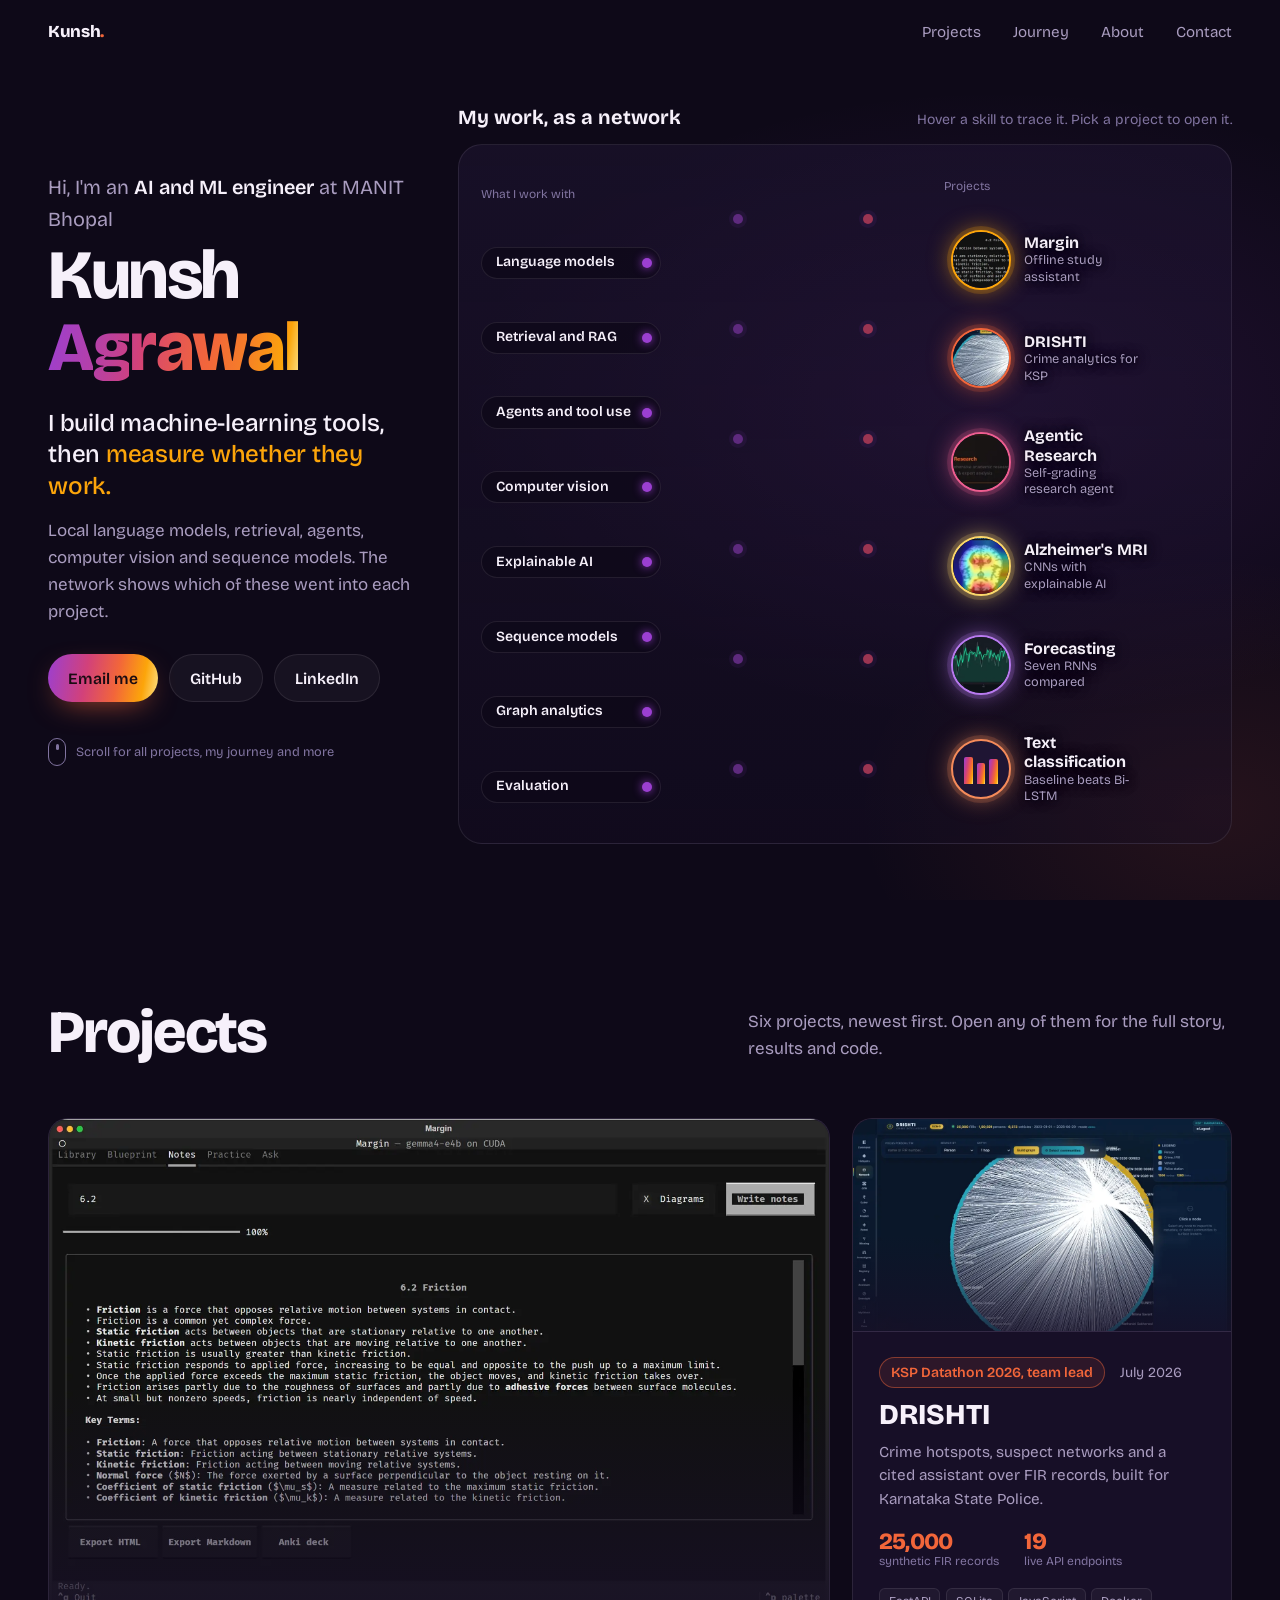
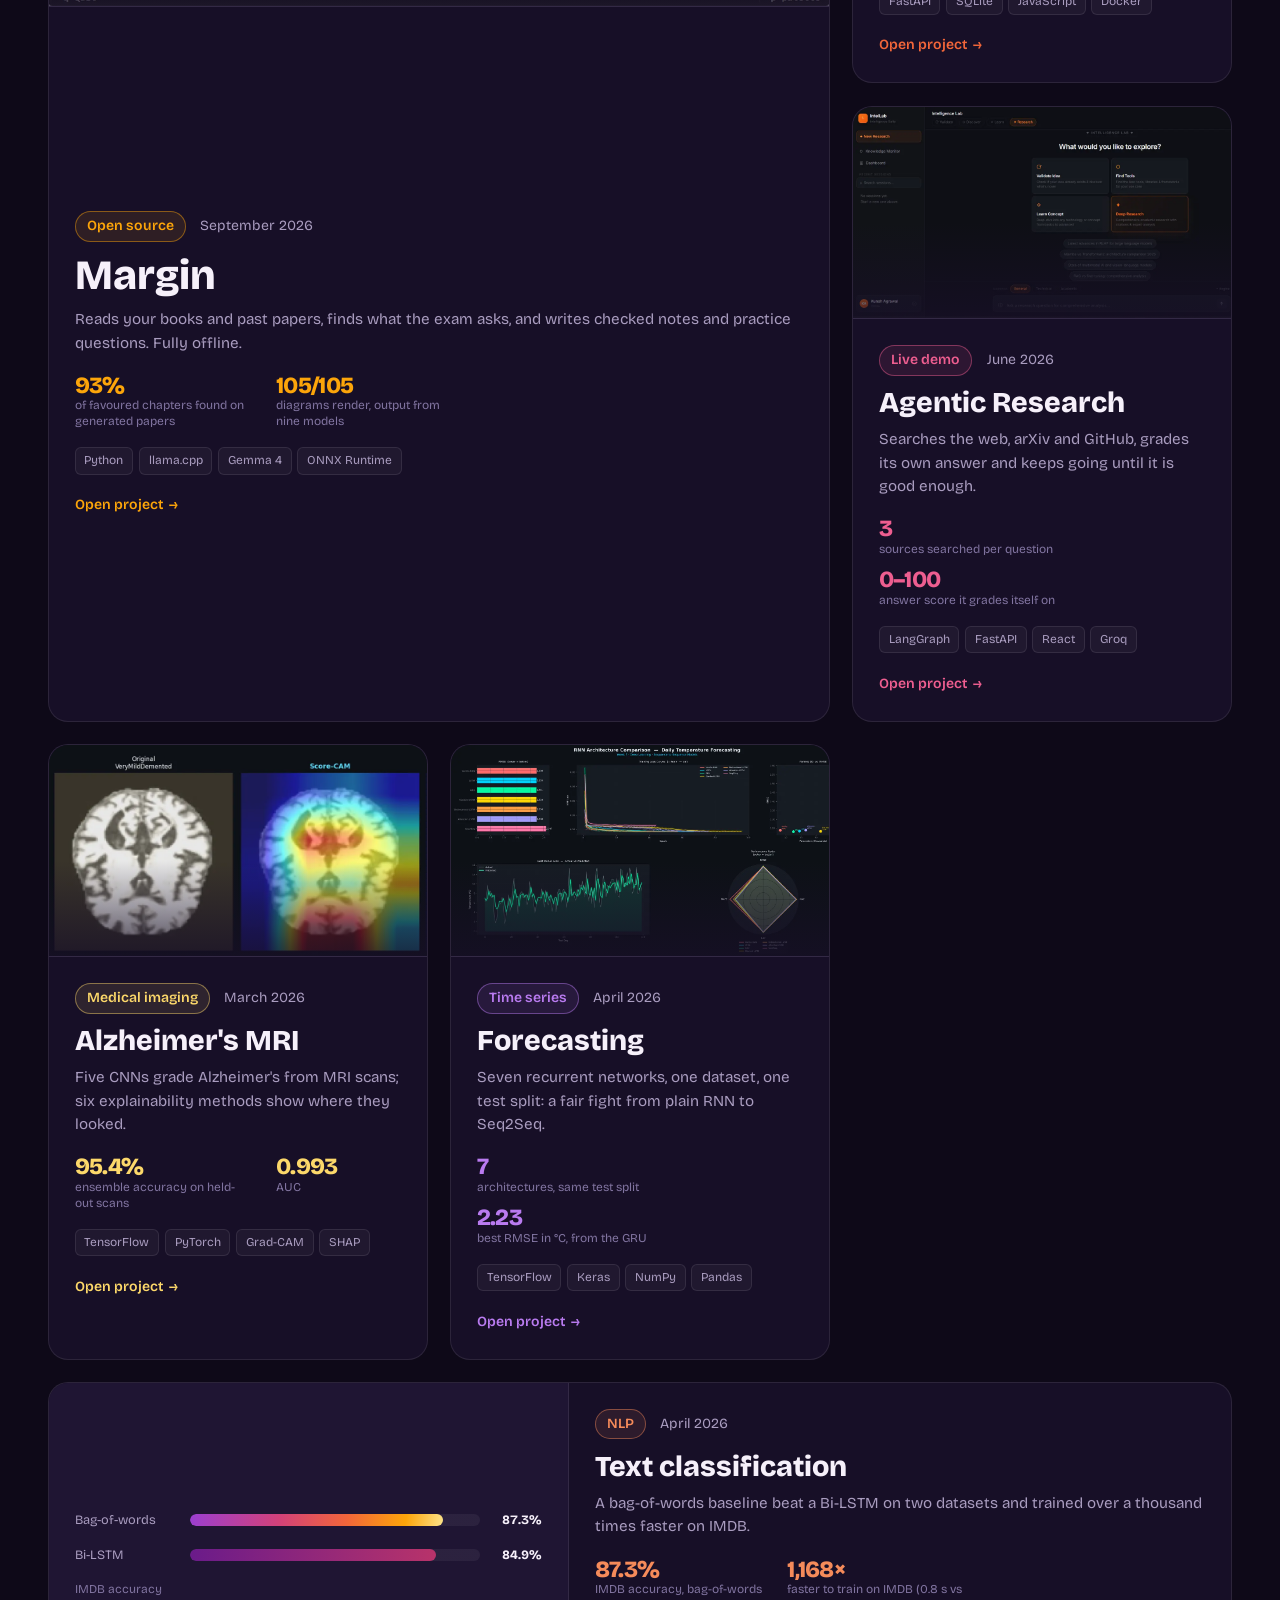
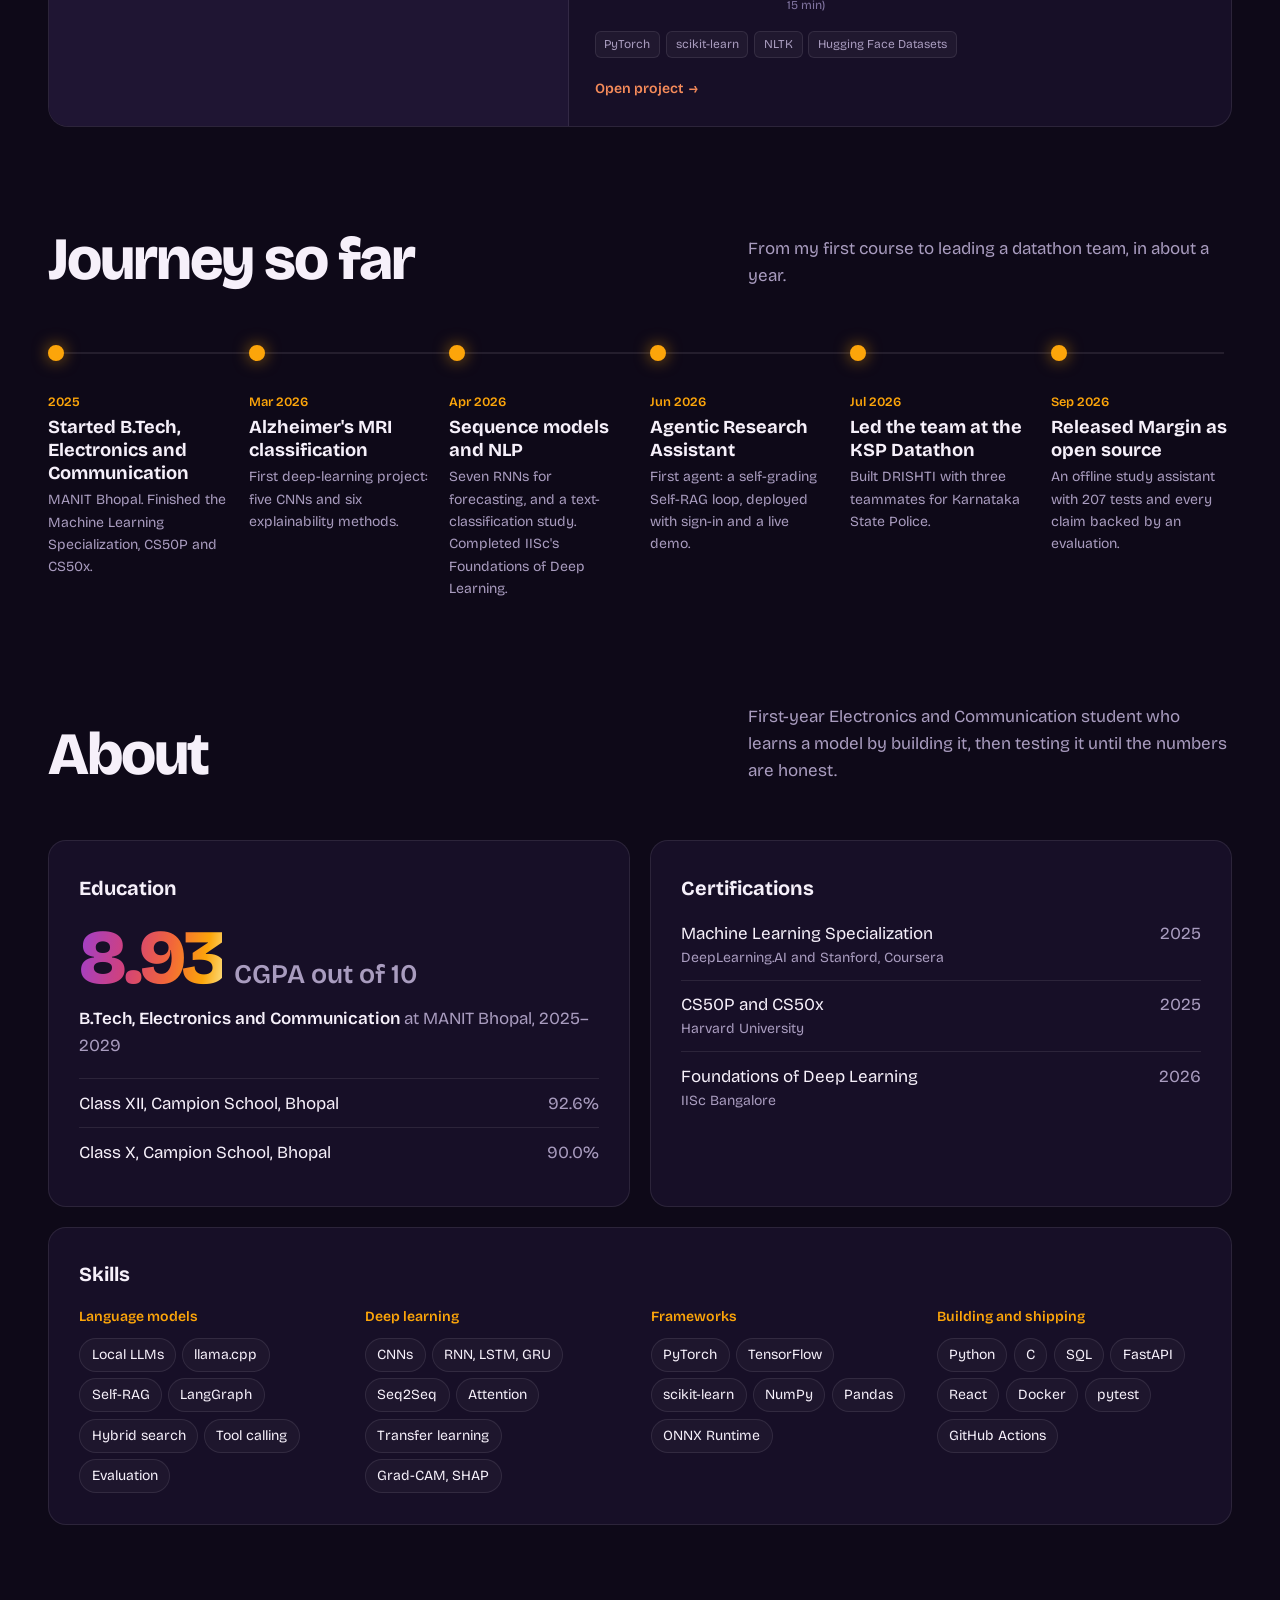
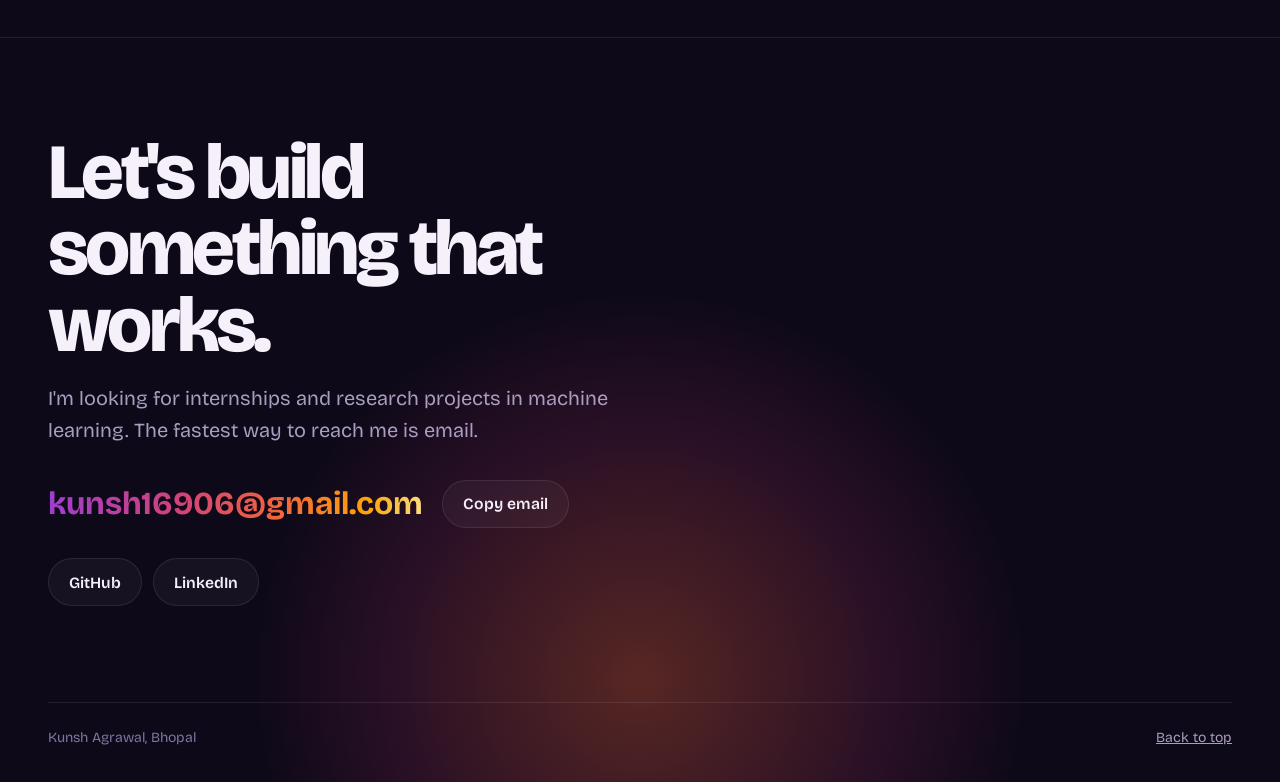
<file: index.html>
<!DOCTYPE html>
<html lang="en">
<head>
<meta charset="UTF-8">
<meta name="viewport" content="width=device-width, initial-scale=1">
<title>Kunsh Agrawal, AI and ML engineer</title>
<meta name="description" content="Kunsh Agrawal builds machine-learning tools and measures whether they work: an offline study assistant, a crime-analytics platform for Karnataka State Police, a self-grading research agent and deep-learning studies.">
<meta name="theme-color" content="#0E0918">
<link rel="icon" href="assets/favicon.svg" type="image/svg+xml">

<meta property="og:type" content="website">
<meta property="og:title" content="Kunsh Agrawal, AI and ML engineer">
<meta property="og:description" content="My work as a neural network: the skills I use on one side, six projects on the other. Pick a project to open it.">
<meta property="og:image" content="assets/og-cover.jpg">
<meta property="og:image:width" content="1200">
<meta property="og:image:height" content="630">
<meta name="twitter:card" content="summary_large_image">

<link rel="preconnect" href="https://fonts.googleapis.com">
<link rel="preconnect" href="https://fonts.gstatic.com" crossorigin>
<link href="https://fonts.googleapis.com/css2?family=Bricolage+Grotesque:opsz,wdth,wght@12..96,75..100,400..800&display=swap" rel="stylesheet">
<link rel="stylesheet" href="styles.css?v=0aa9ee736f">
<script defer src="app.js?v=0aa9ee736f"></script>
</head>
<body>
<a class="skip" href="#projects">Skip to projects</a>
<div class="progress" aria-hidden="true"><span></span></div>

<header class="topbar">
  <div class="wrap">
    <a class="brand" href="#top">Kunsh<span>.</span></a>
    <nav aria-label="Sections">
      <ul class="nav">
        <li><a href="#projects">Projects</a></li>
        <li><a href="#journey">Journey</a></li>
        <li><a href="#about">About</a></li>
        <li><a href="#contact">Contact</a></li>
      </ul>
    </nav>
  </div>
</header>

<main id="top">
  <section class="hero" aria-labelledby="hero-name">
    <div class="wrap hero-grid">
      <div class="intro">
        <p class="hello fade-in" style="--d:.1s">Hi, I'm an <b>AI and ML engineer</b> at MANIT Bhopal</p>
        <h1 class="name" id="hero-name" aria-label="Kunsh Agrawal">
          <span class="line" aria-hidden="true"><span class="ch" style="--i:0">K</span><span class="ch" style="--i:1">u</span><span class="ch" style="--i:2">n</span><span class="ch" style="--i:3">s</span><span class="ch" style="--i:4">h</span></span>
          <span class="line grad" aria-hidden="true" style="--n:7"><span class="ch" style="--i:5;--k:0">A</span><span class="ch" style="--i:6;--k:1">g</span><span class="ch" style="--i:7;--k:2">r</span><span class="ch" style="--i:8;--k:3">a</span><span class="ch" style="--i:9;--k:4">w</span><span class="ch" style="--i:10;--k:5">a</span><span class="ch" style="--i:11;--k:6">l</span></span>
        </h1>
        <p class="tagline fade-in" style="--d:.6s">I build machine-learning tools, then <em>measure whether they work.</em></p>
        <p class="intro-text fade-in" style="--d:.8s">Local language models, retrieval, agents, computer vision and sequence models. The network shows which of these went into each project.</p>
        <div class="hero-actions fade-in" style="--d:1s">
          <a class="btn solid" href="mailto:kunsh16906@gmail.com">Email me</a>
          <a class="btn" href="https://github.com/Kunsh162007" target="_blank" rel="noopener">GitHub</a>
          <a class="btn" href="https://www.linkedin.com/in/kunsh-agrawal-b1aa19351/" target="_blank" rel="noopener">LinkedIn</a>
        </div>
        <a class="scroll-cue fade-in" style="--d:2.2s" href="#projects"><span aria-hidden="true"></span>Scroll for all projects, my journey and more</a>
      </div>

      <div class="net-wrap" id="work">
        <div class="net-head fade-in" style="--d:.3s">
          <h2>My work, as a network</h2>
          <p>Hover a skill to trace it. Pick a project to open it.</p>
        </div>
        <div class="net">
          <canvas id="wires" aria-hidden="true"></canvas>
          <div class="layer inputs" role="group" aria-label="Skills">
            <span class="layer-label">What I work with</span>
          <button class="skill" type="button" data-skill="llm" style="--l:0;--j:0">Language models<span class="dot" aria-hidden="true"></span></button>
          <button class="skill" type="button" data-skill="rag" style="--l:0;--j:1">Retrieval and RAG<span class="dot" aria-hidden="true"></span></button>
          <button class="skill" type="button" data-skill="agents" style="--l:0;--j:2">Agents and tool use<span class="dot" aria-hidden="true"></span></button>
          <button class="skill" type="button" data-skill="vision" style="--l:0;--j:3">Computer vision<span class="dot" aria-hidden="true"></span></button>
          <button class="skill" type="button" data-skill="xai" style="--l:0;--j:4">Explainable AI<span class="dot" aria-hidden="true"></span></button>
          <button class="skill" type="button" data-skill="seq" style="--l:0;--j:5">Sequence models<span class="dot" aria-hidden="true"></span></button>
          <button class="skill" type="button" data-skill="graph" style="--l:0;--j:6">Graph analytics<span class="dot" aria-hidden="true"></span></button>
          <button class="skill" type="button" data-skill="eval" style="--l:0;--j:7">Evaluation<span class="dot" aria-hidden="true"></span></button>
          </div>
          <div class="layer hidden-layer one" aria-hidden="true"><span class="hn" style="--l:1;--j:0"></span><span class="hn" style="--l:1;--j:1"></span><span class="hn" style="--l:1;--j:2"></span><span class="hn" style="--l:1;--j:3"></span><span class="hn" style="--l:1;--j:4"></span><span class="hn" style="--l:1;--j:5"></span></div>
          <div class="layer hidden-layer two" aria-hidden="true"><span class="hn" style="--l:2;--j:0"></span><span class="hn" style="--l:2;--j:1"></span><span class="hn" style="--l:2;--j:2"></span><span class="hn" style="--l:2;--j:3"></span><span class="hn" style="--l:2;--j:4"></span><span class="hn" style="--l:2;--j:5"></span></div>
          <div class="layer outputs" role="group" aria-label="Projects">
            <span class="layer-label">Projects</span>
          <button class="pnode" type="button" data-open="margin" data-skills="llm rag agents vision eval" style="--accent:#FCA50A;--l:3;--j:0" aria-haspopup="dialog"><span class="orb"><img src="assets/work/thumbs/margin.webp" width="160" height="160" alt=""></span><span class="txt"><b>Margin</b><small>Offline study assistant</small></span><span class="open" aria-hidden="true">Open</span></button>
          <button class="pnode" type="button" data-open="drishti" data-skills="rag graph" style="--accent:#F2663A;--l:3;--j:1" aria-haspopup="dialog"><span class="orb"><img src="assets/work/thumbs/drishti.webp" width="160" height="160" alt=""></span><span class="txt"><b>DRISHTI</b><small>Crime analytics for KSP</small></span><span class="open" aria-hidden="true">Open</span></button>
          <button class="pnode" type="button" data-open="research" data-skills="llm rag agents" style="--accent:#EE5E90;--l:3;--j:2" aria-haspopup="dialog"><span class="orb"><img src="assets/work/thumbs/research.webp" width="160" height="160" alt=""></span><span class="txt"><b>Agentic Research</b><small>Self-grading research agent</small></span><span class="open" aria-hidden="true">Open</span></button>
          <button class="pnode" type="button" data-open="alzheimers" data-skills="vision xai eval" style="--accent:#FCD86A;--l:3;--j:3" aria-haspopup="dialog"><span class="orb"><img src="assets/work/thumbs/alzheimers.webp" width="160" height="160" alt=""></span><span class="txt"><b>Alzheimer&#x27;s MRI</b><small>CNNs with explainable AI</small></span><span class="open" aria-hidden="true">Open</span></button>
          <button class="pnode" type="button" data-open="forecasting" data-skills="seq eval" style="--accent:#B97BF0;--l:3;--j:4" aria-haspopup="dialog"><span class="orb"><img src="assets/work/thumbs/forecasting.webp" width="160" height="160" alt=""></span><span class="txt"><b>Forecasting</b><small>Seven RNNs compared</small></span><span class="open" aria-hidden="true">Open</span></button>
          <button class="pnode" type="button" data-open="text" data-skills="seq eval" style="--accent:#F58B5A;--l:3;--j:5" aria-haspopup="dialog"><span class="orb"><span class="mini-bars"><i style="height:90%"></i><i style="height:70%"></i><i style="height:84%"></i></span></span><span class="txt"><b>Text classification</b><small>Baseline beats Bi-LSTM</small></span><span class="open" aria-hidden="true">Open</span></button>
          </div>
        </div>
      </div>
    </div>
  </section>

  <section class="section" id="projects" aria-labelledby="projects-title">
    <div class="wrap">
      <div class="section-head reveal">
        <h2 id="projects-title">Projects</h2>
        <p>Six projects, newest first. Open any of them for the full story, results and code.</p>
      </div>
      <div class="bento">
        <article class="pcard reveal featured" style="--accent:#FCA50A">
          <div class="card-media"><img src="assets/work/margin.webp" width="1400" height="871" loading="lazy" decoding="async" alt=""></div>
          <div class="card-body">
            <div class="meta"><span class="tag">Open source</span><span>September 2026</span></div>
            <h3><button type="button" class="card-open" data-open="margin" aria-haspopup="dialog">Margin</button></h3>
            <p>Reads your books and past papers, finds what the exam asks, and writes checked notes and practice questions. Fully offline.</p>
            <div class="card-nums"><div><b>93%</b><span>of favoured chapters found on generated papers</span></div><div><b>105/105</b><span>diagrams render, output from nine models</span></div></div>
            <ul class="card-tags"><li>Python</li><li>llama.cpp</li><li>Gemma 4</li><li>ONNX Runtime</li></ul>
            <span class="card-cta" aria-hidden="true">Open project <span class="arrow">&#8594;</span></span>
          </div>
        </article>
        <article class="pcard reveal" style="--accent:#F2663A">
          <div class="card-media"><img src="assets/work/drishti.webp" width="1100" height="688" loading="lazy" decoding="async" alt=""></div>
          <div class="card-body">
            <div class="meta"><span class="tag">KSP Datathon 2026, team lead</span><span>July 2026</span></div>
            <h3><button type="button" class="card-open" data-open="drishti" aria-haspopup="dialog">DRISHTI</button></h3>
            <p>Crime hotspots, suspect networks and a cited assistant over FIR records, built for Karnataka State Police.</p>
            <div class="card-nums"><div><b>25,000</b><span>synthetic FIR records</span></div><div><b>19</b><span>live API endpoints</span></div></div>
            <ul class="card-tags"><li>FastAPI</li><li>SQLite</li><li>JavaScript</li><li>Docker</li></ul>
            <span class="card-cta" aria-hidden="true">Open project <span class="arrow">&#8594;</span></span>
          </div>
        </article>
        <article class="pcard reveal" style="--accent:#EE5E90">
          <div class="card-media"><img src="assets/work/research.webp" width="1400" height="666" loading="lazy" decoding="async" alt=""></div>
          <div class="card-body">
            <div class="meta"><span class="tag">Live demo</span><span>June 2026</span></div>
            <h3><button type="button" class="card-open" data-open="research" aria-haspopup="dialog">Agentic Research</button></h3>
            <p>Searches the web, arXiv and GitHub, grades its own answer and keeps going until it is good enough.</p>
            <div class="card-nums"><div><b>3</b><span>sources searched per question</span></div><div><b>0–100</b><span>answer score it grades itself on</span></div></div>
            <ul class="card-tags"><li>LangGraph</li><li>FastAPI</li><li>React</li><li>Groq</li></ul>
            <span class="card-cta" aria-hidden="true">Open project <span class="arrow">&#8594;</span></span>
          </div>
        </article>
        <article class="pcard reveal" style="--accent:#FCD86A">
          <div class="card-media"><img src="assets/work/alzheimers.webp" width="1400" height="528" loading="lazy" decoding="async" alt=""></div>
          <div class="card-body">
            <div class="meta"><span class="tag">Medical imaging</span><span>March 2026</span></div>
            <h3><button type="button" class="card-open" data-open="alzheimers" aria-haspopup="dialog">Alzheimer&#x27;s MRI</button></h3>
            <p>Five CNNs grade Alzheimer&#x27;s from MRI scans; six explainability methods show where they looked.</p>
            <div class="card-nums"><div><b>95.4%</b><span>ensemble accuracy on held-out scans</span></div><div><b>0.993</b><span>AUC</span></div></div>
            <ul class="card-tags"><li>TensorFlow</li><li>PyTorch</li><li>Grad-CAM</li><li>SHAP</li></ul>
            <span class="card-cta" aria-hidden="true">Open project <span class="arrow">&#8594;</span></span>
          </div>
        </article>
        <article class="pcard reveal" style="--accent:#B97BF0">
          <div class="card-media"><img src="assets/work/forecasting.webp" width="1400" height="727" loading="lazy" decoding="async" alt=""></div>
          <div class="card-body">
            <div class="meta"><span class="tag">Time series</span><span>April 2026</span></div>
            <h3><button type="button" class="card-open" data-open="forecasting" aria-haspopup="dialog">Forecasting</button></h3>
            <p>Seven recurrent networks, one dataset, one test split: a fair fight from plain RNN to Seq2Seq.</p>
            <div class="card-nums"><div><b>7</b><span>architectures, same test split</span></div><div><b>2.23</b><span>best RMSE in °C, from the GRU</span></div></div>
            <ul class="card-tags"><li>TensorFlow</li><li>Keras</li><li>NumPy</li><li>Pandas</li></ul>
            <span class="card-cta" aria-hidden="true">Open project <span class="arrow">&#8594;</span></span>
          </div>
        </article>
        <article class="pcard reveal wide" style="--accent:#F58B5A">
          <div class="card-media bars-media" aria-hidden="true"><div class="mb"><span>Bag-of-words</span><i style="--w:87.3%"></i><b>87.3%</b></div><div class="mb alt"><span>Bi-LSTM</span><i style="--w:84.9%"></i><b>84.9%</b></div><small>IMDB accuracy</small></div>
          <div class="card-body">
            <div class="meta"><span class="tag">NLP</span><span>April 2026</span></div>
            <h3><button type="button" class="card-open" data-open="text" aria-haspopup="dialog">Text classification</button></h3>
            <p>A bag-of-words baseline beat a Bi-LSTM on two datasets and trained over a thousand times faster on IMDB.</p>
            <div class="card-nums"><div><b>87.3%</b><span>IMDB accuracy, bag-of-words</span></div><div><b>1,168×</b><span>faster to train on IMDB (0.8 s vs 15 min)</span></div></div>
            <ul class="card-tags"><li>PyTorch</li><li>scikit-learn</li><li>NLTK</li><li>Hugging Face Datasets</li></ul>
            <span class="card-cta" aria-hidden="true">Open project <span class="arrow">&#8594;</span></span>
          </div>
        </article>
      </div>
    </div>
  </section>

  <section class="section" id="journey" aria-labelledby="journey-title">
    <div class="wrap">
      <div class="section-head reveal">
        <h2 id="journey-title">Journey so far</h2>
        <p>From my first course to leading a datathon team, in about a year.</p>
      </div>
      <ol class="timeline"><li class="reveal" style="--j:0"><span class="when">2025</span><h3>Started B.Tech, Electronics and Communication</h3><p>MANIT Bhopal. Finished the Machine Learning Specialization, CS50P and CS50x.</p></li><li class="reveal" style="--j:1"><span class="when">Mar 2026</span><h3>Alzheimer&#x27;s MRI classification</h3><p>First deep-learning project: five CNNs and six explainability methods.</p></li><li class="reveal" style="--j:2"><span class="when">Apr 2026</span><h3>Sequence models and NLP</h3><p>Seven RNNs for forecasting, and a text-classification study. Completed IISc&#x27;s Foundations of Deep Learning.</p></li><li class="reveal" style="--j:3"><span class="when">Jun 2026</span><h3>Agentic Research Assistant</h3><p>First agent: a self-grading Self-RAG loop, deployed with sign-in and a live demo.</p></li><li class="reveal" style="--j:4"><span class="when">Jul 2026</span><h3>Led the team at the KSP Datathon</h3><p>Built DRISHTI with three teammates for Karnataka State Police.</p></li><li class="reveal" style="--j:5"><span class="when">Sep 2026</span><h3>Released Margin as open source</h3><p>An offline study assistant with 207 tests and every claim backed by an evaluation.</p></li></ol>
    </div>
  </section>

  <section class="section" id="about" aria-labelledby="about-title">
    <div class="wrap">
      <div class="section-head reveal">
        <h2 id="about-title">About</h2>
        <p>First-year Electronics and Communication student who learns a model by building it, then testing it until the numbers are honest.</p>
      </div>
      <div class="about-grid">
        <div class="card edu reveal">
          <h3>Education</h3>
          <p class="big-num"><span>8.93</span> <small>CGPA out of 10</small></p>
          <p class="school">B.Tech, Electronics and Communication <span>at MANIT Bhopal, 2025–2029</span></p>
          <ul class="list">
            <li><span>Class XII, Campion School, Bhopal</span><span>92.6%</span></li>
            <li><span>Class X, Campion School, Bhopal</span><span>90.0%</span></li>
          </ul>
        </div>
        <div class="card certs reveal">
          <h3>Certifications</h3>
          <ul class="list">
            <li><span>Machine Learning Specialization<small>DeepLearning.AI and Stanford, Coursera</small></span><span>2025</span></li>
            <li><span>CS50P and CS50x<small>Harvard University</small></span><span>2025</span></li>
            <li><span>Foundations of Deep Learning<small>IISc Bangalore</small></span><span>2026</span></li>
          </ul>
        </div>
        <div class="card skills reveal">
          <h3>Skills</h3>
          <div class="skill-groups">
            <div><h4>Language models</h4><ul><li>Local LLMs</li><li>llama.cpp</li><li>Self-RAG</li><li>LangGraph</li><li>Hybrid search</li><li>Tool calling</li><li>Evaluation</li></ul></div>
            <div><h4>Deep learning</h4><ul><li>CNNs</li><li>RNN, LSTM, GRU</li><li>Seq2Seq</li><li>Attention</li><li>Transfer learning</li><li>Grad-CAM, SHAP</li></ul></div>
            <div><h4>Frameworks</h4><ul><li>PyTorch</li><li>TensorFlow</li><li>scikit-learn</li><li>NumPy</li><li>Pandas</li><li>ONNX Runtime</li></ul></div>
            <div><h4>Building and shipping</h4><ul><li>Python</li><li>C</li><li>SQL</li><li>FastAPI</li><li>React</li><li>Docker</li><li>pytest</li><li>GitHub Actions</li></ul></div>
          </div>
        </div>
      </div>
    </div>
  </section>

  <section class="contact" id="contact" aria-labelledby="contact-title">
    <div class="wrap">
      <h2 id="contact-title" class="reveal">Let's build something that works.</h2>
      <p class="reveal">I'm looking for internships and research projects in machine learning. The fastest way to reach me is email.</p>
      <div class="email-row reveal">
        <a class="email-link" href="mailto:kunsh16906@gmail.com">kunsh16906@gmail.com</a>
        <button class="btn copy" type="button" data-copy="kunsh16906@gmail.com">Copy email</button>
        <span class="copied" role="status" aria-live="polite"></span>
      </div>
      <div class="hero-actions reveal">
        <a class="btn" href="https://github.com/Kunsh162007" target="_blank" rel="noopener">GitHub</a>
        <a class="btn" href="https://www.linkedin.com/in/kunsh-agrawal-b1aa19351/" target="_blank" rel="noopener">LinkedIn</a>
      </div>
      <div class="foot">
        <span>Kunsh Agrawal, Bhopal</span>
        <a href="#top">Back to top</a>
      </div>
    </div>
  </section>
</main>

<dialog class="detail" id="margin" aria-labelledby="margin-title" style="--accent:#FCA50A">
  <div class="detail-scroll">
    <div class="detail-top">
      <span class="crumb">Project 1 of 6 <b>Open source</b></span>
      <button class="icon-btn" type="button" data-close aria-label="Close project">&times;</button>
    </div>
    <figure class="detail-shot"><img src="assets/work/margin.webp" width="1400" height="871" loading="lazy" decoding="async" alt="Margin&#x27;s Notes screen: checked notes on friction with key terms, and buttons to export as HTML, Markdown or an Anki deck."></figure>
    <div class="detail-body">
      <div class="body">
        <div class="meta"><span class="tag">Open source</span><span>September 2026</span></div>
        <h2 id="margin-title">Margin</h2>
        <p class="lead">An offline study assistant that reads your textbooks and past papers, finds what the exam actually asks, and turns it into notes and practice questions.</p>
            <p>It reads PDFs, Word files, slides and photos of pages, including equations drawn as images. It ranks chapters by how many marks past papers give them, then spends its effort there.</p>
            <p>Every sentence in its notes is checked against the book and removed if the book does not support it. Practice answers are marked point by point, and questions you miss come back on a spaced schedule.</p>
            <p>It all runs on your own computer with a small local model, with no account or internet after setup. I chose the model by benchmarking nine open models on CPU and GPU.</p>
      </div>
      <div class="side">
        <h3>Results</h3>
        <dl class="stats"><div><dt>of favoured chapters found on generated papers</dt><dd data-count="93" data-suffix="%">93%</dd></div><div><dt>diagrams render, output from nine models</dt><dd data-count="105" data-suffix="/105">105/105</dd></div><div><dt>false formula matches on 937 altered answers</dt><dd data-count="0" data-suffix="">0</dd></div><div><dt>tests on Windows, macOS and Linux</dt><dd data-count="207" data-suffix="">207</dd></div></dl>
        <h3>Built with</h3>
        <ul class="stack"><li>Python</li><li>llama.cpp</li><li>Gemma 4</li><li>ONNX Runtime</li><li>SQLite</li><li>Textual</li></ul>
        <div class="links"><a class="btn solid" href="https://github.com/Kunsh162007/margin" target="_blank" rel="noopener">View on GitHub</a></div>
        <p class="note">Known limit: the sentence check compares words, not meaning, so it misses about two in five unsupported sentences on human-labelled answers.</p>
      </div>
    </div>
    <nav class="detail-nav" aria-label="More projects">
      <button type="button" data-prev><small>Previous</small>Text classification</button>
      <button type="button" data-next><small>Next</small>DRISHTI</button>
    </nav>
  </div>
</dialog>

<dialog class="detail" id="drishti" aria-labelledby="drishti-title" style="--accent:#F2663A">
  <div class="detail-scroll">
    <div class="detail-top">
      <span class="crumb">Project 2 of 6 <b>KSP Datathon 2026, team lead</b></span>
      <button class="icon-btn" type="button" data-close aria-label="Close project">&times;</button>
    </div>
    <figure class="detail-shot"><img src="assets/work/drishti.webp" width="1100" height="688" loading="lazy" decoding="async" alt="DRISHTI&#x27;s network view: a circular graph linking people, FIRs, vehicles and police stations."></figure>
    <div class="detail-body">
      <div class="body">
        <div class="meta"><span class="tag">KSP Datathon 2026, team lead</span><span>July 2026</span></div>
        <h2 id="drishti-title">DRISHTI</h2>
        <p class="lead">A crime-analytics platform that turns police FIR records into decision support for Karnataka State Police.</p>
            <p>It finds statistical crime hotspots and emerging trends, maps suspect and call-record networks, and traces money through cybercrime cases.</p>
            <p>Its assistant answers only from records it retrieved, cites the FIRs it used, and refuses when nothing matches. I led a team of four; the live build runs on synthetic data, and we designed the architecture for a real pilot on PostGIS, Neo4j and Qdrant.</p>
      </div>
      <div class="side">
        <h3>Results</h3>
        <dl class="stats"><div><dt>synthetic FIR records</dt><dd data-count="25000" data-suffix="">25,000</dd></div><div><dt>live API endpoints</dt><dd data-count="19" data-suffix="">19</dd></div><div><dt>nodes in the network view</dt><dd data-count="1306" data-suffix="">1,306</dd></div></dl>
        <h3>Built with</h3>
        <ul class="stack"><li>FastAPI</li><li>SQLite</li><li>JavaScript</li><li>Docker</li><li>Catalyst AppSail</li></ul>
        <div class="links"><a class="btn solid" href="https://drishti-demo.onrender.com/" target="_blank" rel="noopener"><span class="live" aria-hidden="true"></span>Open live demo</a><a class="btn" href="https://github.com/Kunsh162007/Drishti" target="_blank" rel="noopener">View code</a></div>
        <p class="note">Demo sign-in details are filled in for you on the login page.</p>
      </div>
    </div>
    <nav class="detail-nav" aria-label="More projects">
      <button type="button" data-prev><small>Previous</small>Margin</button>
      <button type="button" data-next><small>Next</small>Agentic Research</button>
    </nav>
  </div>
</dialog>

<dialog class="detail" id="research" aria-labelledby="research-title" style="--accent:#EE5E90">
  <div class="detail-scroll">
    <div class="detail-top">
      <span class="crumb">Project 3 of 6 <b>Live demo</b></span>
      <button class="icon-btn" type="button" data-close aria-label="Close project">&times;</button>
    </div>
    <figure class="detail-shot"><img src="assets/work/research.webp" width="1400" height="666" loading="lazy" decoding="async" alt="The research assistant&#x27;s home screen asking what you would like to explore, with options to validate an idea, find tools, learn a concept or run deep research."></figure>
    <div class="detail-body">
      <div class="body">
        <div class="meta"><span class="tag">Live demo</span><span>June 2026</span></div>
        <h2 id="research-title">Agentic Research</h2>
        <p class="lead">A research agent that searches the web, arXiv and GitHub, grades its own sources and draft, and keeps going until the answer is good enough.</p>
            <p>It follows the Self-RAG pattern. Each round it decides whether it needs more information, keeps only relevant results, drafts an answer and scores it from 0 to 100. When the score reaches the target it writes a cited report.</p>
            <p>Every step is saved, so a crashed run picks up where it stopped. A daily monitor tracks the topics you follow and surfaces new papers.</p>
      </div>
      <div class="side">
        <h3>Results</h3>
        <dl class="stats"><div><dt>sources searched per question</dt><dd data-count="3" data-suffix="">3</dd></div><div><dt>answer score it grades itself on</dt><dd>0–100</dd></div><div><dt>kinds of upload: text, images, audio, data</dt><dd data-count="4" data-suffix="">4</dd></div></dl>
        <h3>Built with</h3>
        <ul class="stack"><li>LangGraph</li><li>FastAPI</li><li>React</li><li>Groq</li><li>Gemini</li><li>Google sign-in</li></ul>
        <div class="links"><a class="btn solid" href="https://research-assistant-0g24.onrender.com/" target="_blank" rel="noopener"><span class="live" aria-hidden="true"></span>Open live demo</a><a class="btn" href="https://github.com/Kunsh162007/multi-research-agent" target="_blank" rel="noopener">View code</a></div>
        <p class="note">Runs on a free server that sleeps when idle, so the first load can take a minute.</p>
      </div>
    </div>
    <nav class="detail-nav" aria-label="More projects">
      <button type="button" data-prev><small>Previous</small>DRISHTI</button>
      <button type="button" data-next><small>Next</small>Alzheimer&#x27;s MRI</button>
    </nav>
  </div>
</dialog>

<dialog class="detail" id="alzheimers" aria-labelledby="alzheimers-title" style="--accent:#FCD86A">
  <div class="detail-scroll">
    <div class="detail-top">
      <span class="crumb">Project 4 of 6 <b>Medical imaging</b></span>
      <button class="icon-btn" type="button" data-close aria-label="Close project">&times;</button>
    </div>
    <figure class="detail-shot"><img src="assets/work/alzheimers.webp" width="1400" height="528" loading="lazy" decoding="async" alt="A brain MRI slice beside two heatmaps from ResNet50 showing which regions drove its prediction."></figure>
    <div class="detail-body">
      <div class="body">
        <div class="meta"><span class="tag">Medical imaging</span><span>March 2026</span></div>
        <h2 id="alzheimers-title">Alzheimer&#x27;s MRI</h2>
        <p class="lead">Five convolutional networks that grade Alzheimer&#x27;s disease from brain scans, and six ways of showing where each one looked.</p>
            <p>I trained a custom CNN, AlexNet, VGG16, GoogLeNet and ResNet50, rebuilt two of them in PyTorch to compare frameworks, and combined them into an ensemble.</p>
            <p>Grad-CAM, Guided Backprop, SHAP, LIME, Occlusion and Score-CAM check that the models focus on the ventricles and cortex, where the disease shows up.</p>
      </div>
      <div class="side">
        <h3>Results</h3>
        <dl class="stats"><div><dt>ensemble accuracy on held-out scans</dt><dd data-count="95.4" data-suffix="%">95.4%</dd></div><div><dt>AUC</dt><dd data-count="0.993" data-suffix="">0.993</dd></div><div><dt>MRI slices in four classes</dt><dd data-count="6400" data-suffix="">6,400</dd></div></dl>
        <h3>Built with</h3>
        <ul class="stack"><li>TensorFlow</li><li>PyTorch</li><li>Grad-CAM</li><li>SHAP</li><li>LIME</li></ul>
        <div class="links"><a class="btn solid" href="https://github.com/Kunsh162007/medical-imaging-cnn-xai" target="_blank" rel="noopener">View on GitHub</a></div>
        
      </div>
    </div>
    <nav class="detail-nav" aria-label="More projects">
      <button type="button" data-prev><small>Previous</small>Agentic Research</button>
      <button type="button" data-next><small>Next</small>Forecasting</button>
    </nav>
  </div>
</dialog>

<dialog class="detail" id="forecasting" aria-labelledby="forecasting-title" style="--accent:#B97BF0">
  <div class="detail-scroll">
    <div class="detail-top">
      <span class="crumb">Project 5 of 6 <b>Time series</b></span>
      <button class="icon-btn" type="button" data-close aria-label="Close project">&times;</button>
    </div>
    <figure class="detail-shot"><img src="assets/work/forecasting.webp" width="1400" height="727" loading="lazy" decoding="async" alt="Dashboard comparing seven recurrent networks: RMSE bars, training-loss curves, a radar chart and the GRU&#x27;s predictions against real temperatures."></figure>
    <div class="detail-body">
      <div class="body">
        <div class="meta"><span class="tag">Time series</span><span>April 2026</span></div>
        <h2 id="forecasting-title">Forecasting</h2>
        <p class="lead">Seven recurrent networks trained on the same Melbourne temperature data, from a plain RNN up to an encoder–decoder with attention.</p>
            <p>Given 30 days of history, each model predicts the days ahead. Every model uses the same data and the same test split, so the comparison is fair.</p>
            <p>I wrote a Bahdanau attention layer and a tool that shows gradients fading through time, which is why plain RNNs struggle on long sequences.</p>
      </div>
      <div class="side">
        <h3>Results</h3>
        <dl class="stats"><div><dt>architectures, same test split</dt><dd data-count="7" data-suffix="">7</dd></div><div><dt>best RMSE in °C, from the GRU</dt><dd data-count="2.23" data-suffix="">2.23</dd></div><div><dt>days of history per prediction</dt><dd data-count="30" data-suffix="">30</dd></div></dl>
        <h3>Built with</h3>
        <ul class="stack"><li>TensorFlow</li><li>Keras</li><li>NumPy</li><li>Pandas</li></ul>
        <div class="links"><a class="btn solid" href="https://github.com/Kunsh162007/RNN-Seq2Seq-Temperature-Forecasting" target="_blank" rel="noopener">View on GitHub</a></div>
        
      </div>
    </div>
    <nav class="detail-nav" aria-label="More projects">
      <button type="button" data-prev><small>Previous</small>Alzheimer&#x27;s MRI</button>
      <button type="button" data-next><small>Next</small>Text classification</button>
    </nav>
  </div>
</dialog>

<dialog class="detail" id="text" aria-labelledby="text-title" style="--accent:#F58B5A">
  <div class="detail-scroll">
    <div class="detail-top">
      <span class="crumb">Project 6 of 6 <b>NLP</b></span>
      <button class="icon-btn" type="button" data-close aria-label="Close project">&times;</button>
    </div>
    <div class="detail-shot"><div class="bars">
            <h4>Accuracy on the test set</h4>
            <p class="sub">Simple bag-of-words against a Bi-LSTM</p>
            <div class="bar-group">
              <p>IMDB movie reviews</p>
              <div class="bar-row"><span>Bag-of-words<small class="time">0.8 s to train</small></span><div class="track"><div class="fill" style="--w:87.3%"></div></div><b>87.3%</b></div>
              <div class="bar-row alt"><span>Bi-LSTM<small class="time">15 min to train</small></span><div class="track"><div class="fill" style="--w:84.9%"></div></div><b>84.9%</b></div>
            </div>
            <div class="bar-group">
              <p>AG News topics</p>
              <div class="bar-row"><span>Bag-of-words<small class="time">2.8 s to train</small></span><div class="track"><div class="fill" style="--w:84.9%"></div></div><b>84.9%</b></div>
              <div class="bar-row alt"><span>Bi-LSTM<small class="time">23 min to train</small></span><div class="track"><div class="fill" style="--w:83.7%"></div></div><b>83.7%</b></div>
            </div>
          </div></div>
    <div class="detail-body">
      <div class="body">
        <div class="meta"><span class="tag">NLP</span><span>April 2026</span></div>
        <h2 id="text-title">Text classification</h2>
        <p class="lead">A bag-of-words model against a bidirectional LSTM, on movie-review sentiment and news topics.</p>
            <p>The simple model won on both datasets and trained hundreds of times faster. A good reminder to try a strong baseline before reaching for a deeper network.</p>
      </div>
      <div class="side">
        <h3>Results</h3>
        <dl class="stats"><div><dt>IMDB accuracy, bag-of-words</dt><dd data-count="87.3" data-suffix="%">87.3%</dd></div><div><dt>faster to train on IMDB (0.8 s vs 15 min)</dt><dd data-count="1168" data-suffix="×">1,168×</dd></div></dl>
        <h3>Built with</h3>
        <ul class="stack"><li>PyTorch</li><li>scikit-learn</li><li>NLTK</li><li>Hugging Face Datasets</li></ul>
        <div class="links"><a class="btn solid" href="https://github.com/Kunsh162007/nlp-embeddings-rnn" target="_blank" rel="noopener">View on GitHub</a></div>
        
      </div>
    </div>
    <nav class="detail-nav" aria-label="More projects">
      <button type="button" data-prev><small>Previous</small>Forecasting</button>
      <button type="button" data-next><small>Next</small>Margin</button>
    </nav>
  </div>
</dialog>
</body>
</html>
</file>
<file: styles.css>
/* Kunsh Agrawal portfolio. Palette taken from the "inferno" colormap used in the Grad-CAM heatmaps. */
:root {
  --bg: #0E0918;
  --surface: #170F27;
  --surface-2: #1F1533;
  --line: rgba(246, 240, 250, 0.09);
  --ink: #F6F0FA;
  --muted: #A99CBF;
  --faint: #8174A0;

  --c-purple: #9B3FD1;
  --c-plum: #D2417A;
  --c-red: #F2663A;
  --c-amber: #FCA50A;
  --c-pale: #FCE38A;
  --inferno: linear-gradient(100deg, #9B3FD1 0%, #D2417A 35%, #F2663A 62%, #FCA50A 85%, #FCE38A 100%);

  --font: "Bricolage Grotesque", "Segoe UI", system-ui, sans-serif;
  --step--1: 0.875rem;
  --step-0: 1.0625rem;
  --step-1: 1.25rem;
  --step-2: clamp(1.35rem, 1.1rem + 1vw, 1.9rem);
  --step-3: clamp(2.2rem, 1.4rem + 3.4vw, 3.75rem);
  --step-hero: clamp(3.2rem, 1.4rem + 6vw, 6.4rem);

  --gutter: clamp(1rem, 4vw, 3rem);
  --max: 1320px;
  --ease-out: cubic-bezier(0.16, 1, 0.3, 1);
}

*, *::before, *::after { box-sizing: border-box; }
html { -webkit-text-size-adjust: 100%; scroll-behavior: smooth; }
@media (prefers-reduced-motion: reduce) { html { scroll-behavior: auto; } }
body {
  margin: 0; background: var(--bg); color: var(--ink);
  font-family: var(--font); font-size: var(--step-0); line-height: 1.6;
  -webkit-font-smoothing: antialiased; overflow-x: hidden;
}
body.locked { overflow: hidden; }
h1, h2, h3, h4, p, figure { margin: 0; }
img { display: block; max-width: 100%; height: auto; }
a { color: inherit; }
button { font: inherit; color: inherit; }
:focus-visible { outline: 2px solid var(--c-amber); outline-offset: 4px; border-radius: 6px; }
.wrap { max-width: var(--max); margin: 0 auto; padding: 0 var(--gutter); }
.skip { position: absolute; left: -999px; top: 0.5rem; z-index: 100; background: var(--ink); color: var(--bg); padding: 0.5rem 1rem; border-radius: 6px; }
.skip:focus { left: 0.5rem; }

/* ---------- Top bar ---------- */
.topbar { position: fixed; inset: 0 0 auto 0; z-index: 40; border-bottom: 1px solid transparent; transition: background-color .3s ease, border-color .3s ease; }
.topbar.scrolled { background: rgba(14, 9, 24, 0.8); backdrop-filter: blur(14px); -webkit-backdrop-filter: blur(14px); border-bottom-color: var(--line); }
.topbar .wrap { display: flex; align-items: center; justify-content: space-between; height: 64px; }
.brand { font-weight: 800; letter-spacing: -0.02em; text-decoration: none; font-size: 1.05rem; }
.brand span { color: var(--c-red); }
.nav { display: flex; gap: clamp(0.9rem, 3vw, 2rem); list-style: none; margin: 0; padding: 0; font-size: 0.95rem; }
.nav a { text-decoration: none; color: var(--muted); transition: color .2s ease; }
.nav a:hover { color: var(--ink); }

/* ---------- Buttons ---------- */
.btn {
  display: inline-flex; align-items: center; justify-content: center; gap: 0.55rem; min-height: 46px; padding: 0.65rem 1.25rem;
  border-radius: 999px; text-decoration: none; font-weight: 600; font-size: 0.98rem; cursor: pointer;
  border: 1px solid var(--line); background: rgba(246, 240, 250, 0.04); color: var(--ink);
  transition: transform .2s var(--ease-out), background-color .2s ease, border-color .2s ease, box-shadow .2s ease;
}
.btn:hover { background: rgba(246, 240, 250, 0.09); border-color: rgba(246, 240, 250, 0.22); transform: translateY(-2px); }
.btn:active { transform: translateY(0); }
.btn.solid { background: var(--inferno); color: #1A0B12; border: 0; box-shadow: 0 10px 30px -12px rgba(242, 102, 58, 0.8); }
.btn.solid:hover { box-shadow: 0 14px 36px -10px rgba(242, 102, 58, 0.95); }
.live { width: 8px; height: 8px; border-radius: 50%; background: #1A0B12; position: relative; }
@media (prefers-reduced-motion: no-preference) {
  .live::after { content: ""; position: absolute; inset: -4px; border-radius: 50%; border: 2px solid #1A0B12; animation: ping 1.8s ease-out infinite; }
}
@keyframes ping { from { transform: scale(0.6); opacity: 1; } to { transform: scale(1.8); opacity: 0; } }

/* ---------- Hero: intro + network of work ---------- */
.hero { position: relative; min-height: 100svh; padding: 92px 0 48px; display: flex; align-items: center; isolation: isolate; }
.hero::before {
  content: ""; position: absolute; inset: 0; z-index: -1; pointer-events: none;
  background:
    radial-gradient(60% 50% at 78% 45%, rgba(155, 63, 209, 0.14), transparent 70%),
    radial-gradient(40% 40% at 95% 90%, rgba(242, 102, 58, 0.10), transparent 70%);
}
.hero-grid { display: grid; gap: clamp(2rem, 4vw, 3rem); align-items: center; width: 100%; }
@media (min-width: 1100px) { .hero-grid { grid-template-columns: minmax(0, 0.72fr) minmax(0, 1.5fr); } }

.hello { color: var(--muted); font-size: var(--step-1); margin-bottom: 0.5rem; }
.hello b { color: var(--ink); font-weight: 600; }
.name { font-size: var(--step-hero); font-weight: 800; line-height: 0.95; letter-spacing: -0.035em; }
.name .line { display: block; overflow: hidden; padding-bottom: 0.1em; }
.name .ch { display: inline-block; }
.name .grad .ch {
  background: var(--inferno); background-size: calc(var(--n) * 100%) 100%;
  background-position: calc(var(--k) / (var(--n) - 1) * 100%) 0;
  -webkit-background-clip: text; background-clip: text; color: transparent;
}
.tagline { margin-top: 1.2rem; font-size: var(--step-2); line-height: 1.3; max-width: 26ch; font-weight: 500; letter-spacing: -0.01em; }
.tagline em { font-style: normal; color: var(--c-amber); }
.intro-text { margin-top: 1rem; color: var(--muted); max-width: 44ch; }
.hero-actions { display: flex; flex-wrap: wrap; gap: 0.7rem; margin-top: 1.8rem; }

@media (prefers-reduced-motion: no-preference) {
  .name .ch { transform: translateY(110%); animation: rise .9s var(--ease-out) forwards; animation-delay: calc(0.1s + var(--i) * 0.035s); }
  .fade-in { opacity: 0; animation: fade 1s ease forwards; animation-delay: var(--d, 0.6s); }
}
@keyframes rise { to { transform: translateY(0); } }
@keyframes fade { to { opacity: 1; } }

/* The network */
.net-head { display: flex; flex-wrap: wrap; justify-content: space-between; align-items: baseline; gap: 0.3rem 1rem; margin-bottom: 0.8rem; }
.net-head h2 { font-size: var(--step-1); font-weight: 700; }
.net-head p { color: var(--faint); font-size: var(--step--1); }
.net {
  position: relative; display: grid; align-items: stretch;
  grid-template-columns: minmax(178px, 0.85fr) 0.5fr 0.5fr minmax(220px, 1.25fr);
  gap: 0 clamp(0.5rem, 2vw, 1.5rem);
  padding: clamp(0.8rem, 2vw, 1.4rem);
  border: 1px solid var(--line); border-radius: 24px;
  background: linear-gradient(180deg, rgba(31, 21, 51, 0.55), rgba(23, 15, 39, 0.35));
}
#wires { position: absolute; inset: 0; width: 100%; height: 100%; pointer-events: none; }
.layer { position: relative; z-index: 1; display: flex; flex-direction: column; justify-content: space-around; gap: 0.45rem; }
.layer-label { font-size: 0.75rem; color: var(--faint); }

/* input layer: what I work with */
.skill {
  display: flex; align-items: center; justify-content: space-between; gap: 0.6rem;
  padding: 0.42rem 0.5rem 0.42rem 0.85rem; border-radius: 999px; cursor: pointer; text-align: left;
  font-size: 0.875rem; font-weight: 600; line-height: 1.2;
  border: 1px solid var(--line); background: rgba(14, 9, 24, 0.75);
  transition: border-color .2s ease, background-color .2s ease, opacity .3s ease;
}
.skill .dot { flex: 0 0 auto; width: 10px; height: 10px; border-radius: 50%; background: var(--c-purple); box-shadow: 0 0 10px var(--c-purple); }
.skill:hover, .skill.on { border-color: rgba(155, 63, 209, 0.7); background: rgba(60, 25, 85, 0.85); }

/* hidden layers */
.hidden-layer { align-items: center; }
.hn { width: 10px; height: 10px; border-radius: 50%; background: #5E2A7E; box-shadow: 0 0 0 4px rgba(155, 63, 209, 0.08); transition: background-color .3s ease, box-shadow .3s ease; }
.hidden-layer.two .hn { background: #9B3552; }
.hn.fire { background: var(--c-amber); box-shadow: 0 0 14px 3px rgba(252, 165, 10, 0.55); }

/* output layer: projects */
.pnode {
  --accent: var(--c-amber);
  display: flex; align-items: center; gap: 0.8rem; width: 100%;
  padding: 0.35rem 0.8rem 0.35rem 0.35rem; border-radius: 999px; cursor: pointer; text-align: left;
  border: 1px solid transparent; background: transparent;
  transition: background-color .25s ease, border-color .25s ease, opacity .3s ease, transform .3s var(--ease-out);
}
.pnode:hover, .pnode.on { background: color-mix(in srgb, var(--accent) 12%, transparent); border-color: color-mix(in srgb, var(--accent) 45%, transparent); }
.orb {
  position: relative; flex: 0 0 auto; width: clamp(46px, 4.2vw, 60px); aspect-ratio: 1; border-radius: 50%;
  border: 2px solid var(--accent); overflow: hidden; background: var(--surface-2);
  box-shadow: 0 0 0 4px color-mix(in srgb, var(--accent) 18%, transparent), 0 0 24px -2px color-mix(in srgb, var(--accent) 70%, transparent);
}
.orb img { width: 100%; height: 100%; object-fit: cover; }
.orb .mini-bars { position: absolute; inset: 24% 20%; display: flex; align-items: end; gap: 12%; }
.orb .mini-bars i { flex: 1; border-radius: 2px 2px 0 0; background: var(--inferno); }
.pnode.ping .orb { animation: orbPing .7s ease-out; }
@keyframes orbPing {
  30% { box-shadow: 0 0 0 8px color-mix(in srgb, var(--accent) 35%, transparent), 0 0 40px 6px var(--accent); }
}
.pnode .txt { display: flex; flex-direction: column; min-width: 0; text-shadow: 0 0 6px var(--bg), 0 0 14px var(--bg), 0 0 2px var(--bg); }
.pnode b { font-size: 1rem; line-height: 1.2; }
.pnode small { color: var(--muted); font-size: 0.8rem; line-height: 1.3; }
.pnode .open { margin-left: auto; color: var(--accent); font-size: 0.8rem; font-weight: 600; opacity: 0; transition: opacity .2s ease; white-space: nowrap; }
.pnode:hover .open, .pnode:focus-visible .open { opacity: 1; }

/* dim everything that is not part of the highlighted path */
.net.focusing .skill:not(.on), .net.focusing .pnode:not(.on) { opacity: 0.35; }

/* entrance: layers appear left to right, once */
@media (prefers-reduced-motion: no-preference) {
  .js .net:not(.ready) .skill, .js .net:not(.ready) .hn, .js .net:not(.ready) .pnode {
    opacity: 0; transform: scale(0.85);
    animation: pop .7s var(--ease-out) forwards;
    animation-delay: calc(0.45s + var(--l) * 0.2s + var(--j, 0) * 0.05s);
  }
}
@keyframes pop { to { opacity: 1; transform: none; } }

/* narrow screens: the network runs top to bottom */
@media (max-width: 699px) {
  .net { grid-template-columns: 1fr; gap: 1.5rem; padding: 1rem 0.8rem; }
  .layer { flex-direction: row; flex-wrap: wrap; justify-content: center; gap: 0.45rem; }
  .layer-label { width: 100%; text-align: center; }
  .skill { padding: 0.35rem 0.7rem; font-size: 0.8125rem; }
  .hidden-layer { justify-content: space-around; padding: 0 0.6rem; }
  .outputs { display: grid; grid-template-columns: repeat(2, minmax(0, 1fr)); gap: 0.6rem 0.4rem; }
  .outputs .layer-label { grid-column: 1 / -1; }
  .pnode { flex-direction: column; text-align: center; gap: 0.45rem; padding: 0.6rem 0.3rem; border-radius: 18px; }
  .pnode .txt { align-items: center; }
  .pnode .open { display: none; }
  .orb { width: 62px; }
}

/* ---------- Laptops and desktops: the whole first screen fits the window ---------- */
/* Intro on the left, every project visible on the right, sized to the window's height as well as its width. */
@media (min-width: 820px) {
  .hero { height: 100svh; min-height: 470px; padding: 72px 0 clamp(12px, 3vh, 32px); }
  .hero-grid { grid-template-columns: minmax(0, 0.72fr) minmax(0, 1.5fr); height: 100%; gap: clamp(1.5rem, 3vw, 3rem); }
  .hello { font-size: clamp(0.9rem, 2.3vh, 1.25rem); }
  .name { font-size: clamp(2.3rem, min(5.4vw, 11vh), 6.4rem); }
  .tagline { font-size: clamp(1.05rem, min(1.9vw, 3.8vh), 1.9rem); margin-top: 2.2vh; }
  .intro-text { font-size: clamp(0.875rem, 2.1vh, 1.0625rem); margin-top: 1.6vh; }
  .hero-actions { margin-top: 3.2vh; }
  .net-wrap { align-self: stretch; display: flex; flex-direction: column; justify-content: center; min-height: 0; }
  .net { flex: 1 1 auto; max-height: 700px; min-height: 0; }
  .net-head { margin-bottom: 1.2vh; }
  .skill { font-size: clamp(0.72rem, 1.9vh, 0.875rem); padding-block: clamp(0.2rem, 0.75vh, 0.42rem); }
  .orb { width: clamp(34px, 7vh, 60px); }
  .pnode { gap: clamp(0.5rem, 1vw, 0.8rem); padding-block: clamp(0.15rem, 0.5vh, 0.35rem); }
  .pnode b { font-size: clamp(0.82rem, 2.1vh, 1rem); }
  .pnode small { font-size: clamp(0.7rem, 1.75vh, 0.8rem); }
}
/* Narrower laptops and zoomed-in windows: drop the extras so nothing gets pushed off screen. */
@media (min-width: 820px) and (max-width: 1099px) {
  .intro-text, .net-head p { display: none; }
  .hero-actions .btn { min-height: 42px; padding: 0.5rem 1rem; font-size: 0.92rem; }
  .net { grid-template-columns: minmax(150px, 0.9fr) 0.4fr 0.4fr minmax(190px, 1.3fr); }
}
@media (min-width: 820px) and (max-height: 700px) {
  .intro-text, .net-head p, .pnode small, .layer-label { display: none; }
}

/* ---------- Project detail dialog ---------- */
.detail {
  --accent: var(--c-amber);
  width: min(1080px, calc(100vw - 1.5rem)); max-width: none; max-height: calc(100svh - 1.5rem);
  margin: auto; padding: 0; border: 1px solid rgba(246, 240, 250, 0.14); border-radius: 22px;
  background: var(--surface); color: var(--ink); overflow: hidden;
  box-shadow: 0 40px 120px -20px rgba(0, 0, 0, 0.85), 0 0 0 1px color-mix(in srgb, var(--accent) 25%, transparent);
}
.detail::backdrop { background: rgba(8, 5, 14, 0.74); backdrop-filter: blur(8px); -webkit-backdrop-filter: blur(8px); }
@media (prefers-reduced-motion: no-preference) {
  .detail[open] { animation: openCard .5s var(--ease-out); transform-origin: var(--ox, 50%) var(--oy, 50%); }
  .detail[open]::backdrop { animation: fade .35s ease; }
}
@keyframes openCard { from { opacity: 0; transform: scale(0.86); } to { opacity: 1; transform: none; } }
.detail-scroll { max-height: calc(100svh - 1.5rem); overflow-y: auto; overscroll-behavior: contain; scrollbar-width: thin; scrollbar-color: rgba(246, 240, 250, 0.25) transparent; }
.detail-top { position: sticky; top: 0; z-index: 2; display: flex; justify-content: space-between; align-items: center; gap: 1rem; padding: 0.7rem 0.8rem 0.7rem 1.4rem; background: rgba(23, 15, 39, 0.9); backdrop-filter: blur(10px); -webkit-backdrop-filter: blur(10px); border-bottom: 1px solid var(--line); }
.detail-top .crumb { font-size: var(--step--1); color: var(--muted); }
.detail-top .crumb b { color: var(--accent); font-weight: 600; }
.icon-btn { width: 44px; height: 44px; border-radius: 50%; border: 1px solid var(--line); background: rgba(246, 240, 250, 0.05); cursor: pointer; display: grid; place-items: center; font-size: 1.4rem; line-height: 1; transition: background-color .2s ease; }
.icon-btn:hover { background: rgba(246, 240, 250, 0.12); }
.detail-shot { position: relative; padding: clamp(1rem, 3vw, 2rem) clamp(1rem, 3vw, 2rem) 0; isolation: isolate; }
.detail-shot::before { content: ""; position: absolute; inset: 20% 12% 0; z-index: -1; background: var(--accent); filter: blur(70px); opacity: 0.28; }
.detail-shot img { width: 100%; max-height: min(46svh, 460px); object-fit: cover; object-position: top center; border-radius: 14px; border: 1px solid rgba(246, 240, 250, 0.12); }
.detail-body { display: grid; gap: clamp(1.5rem, 4vw, 3rem); padding: clamp(1.4rem, 4vw, 2.5rem) clamp(1.2rem, 4vw, 2.5rem); }
@media (min-width: 860px) { .detail-body { grid-template-columns: minmax(0, 1.2fr) minmax(0, 1fr); } }
.meta { display: flex; flex-wrap: wrap; gap: 0.5rem 0.9rem; align-items: center; margin-bottom: 0.9rem; font-size: var(--step--1); color: var(--muted); }
.tag { color: var(--accent); border: 1px solid color-mix(in srgb, var(--accent) 45%, transparent); background: color-mix(in srgb, var(--accent) 10%, transparent); padding: 0.2rem 0.7rem; border-radius: 999px; font-weight: 600; }
.detail h2 { font-size: var(--step-3); line-height: 1; letter-spacing: -0.035em; font-weight: 800; margin-bottom: 1rem; }
.detail .lead { font-size: var(--step-1); line-height: 1.45; font-weight: 500; margin-bottom: 0.9rem; }
.detail .body p { color: var(--muted); }
.detail .body p + p { margin-top: 0.8rem; }
.detail .body .lead { color: var(--ink); }
.side h3 { font-size: var(--step--1); color: var(--muted); font-weight: 600; margin-bottom: 0.6rem; }
.stats { display: grid; grid-template-columns: repeat(auto-fit, minmax(118px, 1fr)); gap: 0.7rem; margin: 0 0 1.6rem; }
.stats div { display: flex; flex-direction: column; padding: 0.9rem 1rem; border-radius: 14px; background: rgba(246, 240, 250, 0.04); border: 1px solid var(--line); }
.stats dt { order: 2; color: var(--muted); font-size: 0.8125rem; line-height: 1.35; margin-top: 0.3rem; }
.stats dd { order: 1; margin: 0; font-size: clamp(1.5rem, 1.2rem + 1.2vw, 2rem); font-weight: 800; letter-spacing: -0.03em; line-height: 1.05; color: var(--accent); font-variant-numeric: tabular-nums; }
.stack { display: flex; flex-wrap: wrap; gap: 0.45rem; list-style: none; padding: 0; margin: 0 0 1.6rem; }
.stack li { font-size: 0.8125rem; color: var(--muted); padding: 0.25rem 0.65rem; border-radius: 6px; background: rgba(246, 240, 250, 0.05); border: 1px solid var(--line); }
.links { display: flex; flex-wrap: wrap; gap: 0.7rem; }
.links .btn.solid { background: var(--accent); box-shadow: 0 10px 30px -14px var(--accent); }
.note { margin-top: 1rem; font-size: var(--step--1); color: var(--faint); }
.detail-nav { display: flex; justify-content: space-between; gap: 1rem; padding: 1rem clamp(1.2rem, 4vw, 2.5rem) 1.4rem; border-top: 1px solid var(--line); }
.detail-nav button { background: none; border: 0; cursor: pointer; color: var(--muted); font-weight: 600; padding: 0.4rem 0; text-align: left; min-height: 44px; }
.detail-nav button:last-child { text-align: right; }
.detail-nav button:hover { color: var(--ink); }
.detail-nav small { display: block; font-weight: 400; color: var(--faint); font-size: 0.75rem; }

/* bars for the text-classification project */
.bars { background: var(--surface-2); border: 1px solid var(--line); border-radius: 14px; padding: clamp(1.1rem, 3vw, 1.8rem); }
.bars h4 { font-size: var(--step-1); }
.bars .sub { color: var(--muted); font-size: var(--step--1); margin: 0.2rem 0 1.2rem; }
.bar-group + .bar-group { margin-top: 1.4rem; }
.bar-group > p { font-weight: 600; margin-bottom: 0.2rem; }
.bar-row { display: grid; grid-template-columns: 6.8rem minmax(0, 1fr) 3.4rem; gap: 0.8rem; align-items: center; font-size: var(--step--1); margin-top: 0.55rem; }
.bar-row .track { height: 12px; border-radius: 999px; background: rgba(246, 240, 250, 0.06); overflow: hidden; }
.bar-row .fill { height: 100%; width: var(--w); border-radius: inherit; background: var(--inferno); transform-origin: left; }
.bar-row.alt .fill { background: linear-gradient(90deg, #6A1B8A, #B8336A); }
.bar-row b { text-align: right; font-variant-numeric: tabular-nums; }
.bar-row span { color: var(--muted); }
.bars .time { display: block; color: var(--faint); font-size: 0.75rem; }
@media (prefers-reduced-motion: no-preference) {
  .detail[open] .bars .fill { animation: grow 1.3s var(--ease-out) .25s both; }
  .detail[open] .bars .bar-row.alt .fill { animation-delay: .45s; }
}
@keyframes grow { from { transform: scaleX(0); } to { transform: scaleX(1); } }

/* ---------- Reveal on scroll ---------- */
@media (prefers-reduced-motion: no-preference) {
  .js .reveal { opacity: 0; transform: translateY(28px); transition: opacity .9s ease, transform .9s var(--ease-out); }
  .js .reveal.is-in { opacity: 1; transform: none; }
}

/* ---------- Scroll progress + scroll cue + active nav ---------- */
.progress { position: fixed; inset: 0 0 auto 0; height: 3px; z-index: 60; pointer-events: none; }
.progress span { display: block; height: 100%; width: 100%; background: var(--inferno); transform-origin: left; transform: scaleX(var(--p, 0)); }
.nav a.active { color: var(--ink); }
.nav a { position: relative; }
.nav a.active::after { content: ""; position: absolute; left: 0; right: 0; bottom: -6px; height: 2px; border-radius: 2px; background: var(--inferno); }
.scroll-cue {
  display: none; align-items: center; gap: 0.6rem; margin-top: 4vh;
  font-size: 0.8rem; color: var(--faint); text-decoration: none;
}
.scroll-cue:hover { color: var(--ink); }
.scroll-cue span { width: 18px; height: 28px; border: 1.5px solid currentColor; border-radius: 10px; position: relative; }
.scroll-cue span::after { content: ""; position: absolute; left: 50%; top: 5px; width: 3px; height: 6px; margin-left: -1.5px; border-radius: 2px; background: currentColor; }
@media (prefers-reduced-motion: no-preference) { .scroll-cue span::after { animation: wheel 1.6s ease-in-out infinite; } }
@keyframes wheel { 0% { opacity: 0; transform: translateY(0); } 30% { opacity: 1; } 100% { opacity: 0; transform: translateY(9px); } }
@media (min-width: 820px) and (min-height: 600px) { .scroll-cue { display: inline-flex; } }

/* ---------- Projects: bento grid of cards ---------- */
.bento { display: grid; gap: clamp(1rem, 2vw, 1.4rem); }
@media (min-width: 760px) { .bento { grid-template-columns: repeat(2, minmax(0, 1fr)); } .pcard.featured, .pcard.wide { grid-column: 1 / -1; } }
@media (min-width: 1100px) {
  .bento { grid-template-columns: repeat(3, minmax(0, 1fr)); }
  .pcard.featured { grid-column: span 2; grid-row: span 2; }
  .pcard.wide { grid-column: 1 / -1; }
}
.pcard {
  --accent: var(--c-amber);
  position: relative; display: flex; flex-direction: column; overflow: hidden;
  background: var(--surface); border: 1px solid var(--line); border-radius: 20px;
  transition: border-color .35s ease, box-shadow .35s ease, transform .35s var(--ease-out);
}
.pcard:hover, .pcard:focus-within {
  border-color: color-mix(in srgb, var(--accent) 55%, transparent);
  box-shadow: 0 24px 60px -30px color-mix(in srgb, var(--accent) 70%, transparent);
  transform: translateY(-4px);
}
.card-media { position: relative; aspect-ratio: 16 / 9; overflow: hidden; background: var(--surface-2); border-bottom: 1px solid var(--line); }
.card-media img { width: 100%; height: 100%; object-fit: cover; object-position: top left; transition: transform .8s var(--ease-out); }
.pcard:hover .card-media img { transform: scale(1.05); }
.card-media::after { content: ""; position: absolute; inset: 0; background: linear-gradient(to top, rgba(23, 15, 39, 0.75), transparent 45%); pointer-events: none; }
.pcard.featured .card-media { aspect-ratio: 16 / 10; }
.pcard.featured .card-media img { object-position: center top; }
.pcard.featured .card-body { flex: 1; justify-content: center; }
.card-body { position: relative; padding: clamp(1.1rem, 2.5vw, 1.6rem); display: flex; flex-direction: column; gap: 0.1rem; }
.card-body .meta { margin-bottom: 0.6rem; }
.pcard h3 { font-size: clamp(1.35rem, 1.1rem + 1vw, 1.8rem); line-height: 1.1; letter-spacing: -0.025em; font-weight: 800; margin-bottom: 0.5rem; }
.pcard.featured h3 { font-size: clamp(1.8rem, 1.3rem + 2vw, 2.6rem); }
.card-open { background: none; border: 0; padding: 0; cursor: pointer; text-align: left; font: inherit; color: inherit; }
.card-open::after { content: ""; position: absolute; inset: 0; z-index: 1; } /* whole card is clickable */
.card-open:focus-visible { outline: none; }
.pcard:has(.card-open:focus-visible) { outline: 2px solid var(--c-amber); outline-offset: 3px; }
.card-body > p { color: var(--muted); font-size: 0.95rem; line-height: 1.55; }
.card-nums { display: flex; flex-wrap: wrap; gap: 0.6rem 1.6rem; margin-top: 1rem; }
.card-nums div { display: flex; flex-direction: column; min-width: 0; max-width: 16ch; }
.card-nums b { font-size: 1.45rem; font-weight: 800; letter-spacing: -0.03em; color: var(--accent); line-height: 1.1; }
.card-nums span { font-size: 0.75rem; color: var(--faint); line-height: 1.3; }
.card-tags { display: flex; flex-wrap: wrap; gap: 0.35rem; list-style: none; padding: 0; margin: 1rem 0 0; }
.card-tags li { font-size: 0.75rem; color: var(--muted); padding: 0.2rem 0.55rem; border-radius: 6px; border: 1px solid var(--line); background: rgba(246, 240, 250, 0.04); }
.card-cta { margin-top: 1.1rem; font-size: 0.875rem; font-weight: 600; color: var(--accent); display: inline-flex; gap: 0.4rem; align-items: center; }
.card-cta .arrow { transition: transform .3s var(--ease-out); }
.pcard:hover .card-cta .arrow { transform: translateX(5px); }

/* the wide text-classification card lays out side by side */
@media (min-width: 760px) {
  .pcard.wide { flex-direction: row; }
  .pcard.wide .card-media { flex: 0 0 44%; aspect-ratio: auto; border-bottom: 0; border-right: 1px solid var(--line); }
  .pcard.wide .card-body { flex: 1; justify-content: center; }
}
.bars-media { display: flex; flex-direction: column; justify-content: center; gap: 0.9rem; padding: 1.4rem 1.6rem; }
.bars-media::after { display: none; }
.mb { display: grid; grid-template-columns: 6.5rem minmax(0, 1fr) 3.2rem; gap: 0.7rem; align-items: center; font-size: 0.8rem; color: var(--muted); }
.mb i { height: 12px; border-radius: 999px; background: linear-gradient(90deg, rgba(246, 240, 250, 0.06), rgba(246, 240, 250, 0.06)); position: relative; overflow: hidden; }
.mb i::before { content: ""; position: absolute; inset: 0; width: var(--w); border-radius: inherit; background: var(--inferno); transform-origin: left; }
.mb.alt i::before { background: linear-gradient(90deg, #6A1B8A, #B8336A); }
.mb b { color: var(--ink); text-align: right; font-variant-numeric: tabular-nums; }
.bars-media small { color: var(--faint); font-size: 0.75rem; }
@media (prefers-reduced-motion: no-preference) {
  .js .pcard .mb i::before { transform: scaleX(0); transition: transform 1.2s var(--ease-out) .3s; }
  .js .pcard.is-in .mb i::before { transform: scaleX(1); }
}

/* ---------- Journey timeline ---------- */
.timeline { list-style: none; margin: 0; padding: 0; position: relative; display: grid; gap: 1.2rem; }
.timeline::before { content: ""; position: absolute; left: 7px; top: 8px; bottom: 8px; width: 2px; background: var(--line); }
.timeline::after { content: ""; position: absolute; left: 7px; top: 8px; width: 2px; height: calc((100% - 16px) * var(--fill, 0)); background: var(--inferno); background-size: 100% 100%; border-radius: 2px; }
.timeline li { position: relative; padding-left: 2.4rem; }
.timeline li::before {
  content: ""; position: absolute; left: 0; top: 6px; width: 16px; height: 16px; border-radius: 50%;
  background: var(--bg); border: 2px solid var(--c-purple); transition: background-color .4s ease, border-color .4s ease, box-shadow .4s ease;
}
.timeline li.is-in::before { background: var(--c-amber); border-color: var(--c-amber); box-shadow: 0 0 16px rgba(252, 165, 10, 0.6); }
.timeline .when { font-size: 0.8rem; font-weight: 600; color: var(--c-amber); }
.timeline h3 { font-size: 1.15rem; line-height: 1.25; margin: 0.15rem 0 0.25rem; }
.timeline p { color: var(--muted); font-size: 0.95rem; max-width: 52ch; }
@media (min-width: 900px) {
  .timeline { grid-template-columns: repeat(6, minmax(0, 1fr)); gap: 1.2rem; padding-top: 2.4rem; }
  .timeline::before { left: 8px; right: 8px; top: 7px; bottom: auto; width: auto; height: 2px; }
  .timeline::after { left: 8px; top: 7px; height: 2px; width: calc((100% - 16px) * var(--fill, 0)); }
  .timeline li { padding-left: 0; padding-top: 0.2rem; }
  .timeline li::before { top: -2.4rem; }
  .timeline p { font-size: 0.875rem; }
}
@media (prefers-reduced-motion: no-preference) {
  .js .timeline li.reveal { transition-delay: calc(var(--j) * 0.08s); }
}

/* ---------- About ---------- */
.section { padding-top: clamp(4rem, 8vw, 6.5rem); scroll-margin-top: 40px; }
.section-head { display: flex; flex-wrap: wrap; align-items: end; justify-content: space-between; gap: 1rem 2rem; margin-bottom: clamp(2rem, 5vw, 3.5rem); }
.section-head h2 { font-size: var(--step-3); line-height: 1; letter-spacing: -0.035em; font-weight: 800; }
.section-head p { color: var(--muted); max-width: 44ch; }
.about-grid { display: grid; gap: 1.2rem; }
@media (min-width: 800px) { .about-grid { grid-template-columns: repeat(2, minmax(0, 1fr)); } .card.skills { grid-column: 1 / -1; } }
.card { background: var(--surface); border: 1px solid var(--line); border-radius: 18px; padding: clamp(1.3rem, 3vw, 1.9rem); }
.card h3 { font-size: var(--step-1); margin-bottom: 1rem; font-weight: 700; }
.big-num { font-size: clamp(3rem, 2rem + 4vw, 4.8rem); font-weight: 800; letter-spacing: -0.05em; line-height: 1; }
.big-num span { background: var(--inferno); -webkit-background-clip: text; background-clip: text; color: transparent; }
.big-num small { font-size: 0.35em; letter-spacing: 0; color: var(--muted); font-weight: 600; }
.edu .school { margin-top: 0.5rem; font-weight: 600; }
.edu .school span { color: var(--muted); font-weight: 400; }
.list { list-style: none; margin: 1.2rem 0 0; padding: 0; }
.list li { display: flex; justify-content: space-between; gap: 1rem; padding: 0.65rem 0; border-top: 1px solid var(--line); }
.list li > span:last-child { color: var(--muted); white-space: nowrap; }
.certs .list { margin-top: 0; }
.certs .list li:first-child { border-top: 0; padding-top: 0; }
.certs .list small { display: block; color: var(--muted); font-size: var(--step--1); }
.skill-groups { display: grid; gap: 1.4rem; }
@media (min-width: 800px) { .skill-groups { grid-template-columns: repeat(4, minmax(0, 1fr)); } }
.skill-groups h4 { margin-bottom: 0.6rem; font-size: var(--step--1); color: var(--c-amber); font-weight: 600; }
.skill-groups ul { list-style: none; margin: 0; padding: 0; display: flex; flex-wrap: wrap; gap: 0.4rem; }
.skill-groups li { font-size: 0.875rem; padding: 0.3rem 0.7rem; border-radius: 999px; border: 1px solid var(--line); background: rgba(246, 240, 250, 0.03); }

/* ---------- Contact ---------- */
.contact { position: relative; margin-top: clamp(4rem, 9vw, 7rem); padding: clamp(3.5rem, 8vw, 6rem) 0 2rem; overflow: hidden; border-top: 1px solid var(--line); isolation: isolate; }
.contact::before {
  content: ""; position: absolute; left: 50%; bottom: -60%; width: min(1100px, 140vw); aspect-ratio: 1; transform: translateX(-50%);
  background: radial-gradient(closest-side, rgba(242, 102, 58, 0.32), rgba(184, 51, 106, 0.16) 45%, transparent 70%);
  z-index: -1; pointer-events: none;
}
.contact h2 { font-size: clamp(2.4rem, 1.2rem + 4.6vw, 5rem); line-height: 0.98; letter-spacing: -0.045em; font-weight: 800; max-width: 14ch; }
.contact p { color: var(--muted); margin-top: 1.2rem; max-width: 46ch; font-size: var(--step-1); }
.email-row { display: flex; flex-wrap: wrap; align-items: center; gap: 0.8rem 1.2rem; margin-top: 2rem; }
.copied { color: var(--c-amber); font-size: var(--step--1); font-weight: 600; min-width: 5ch; }
.email-link { display: inline-block; font-size: clamp(1.25rem, 0.9rem + 1.8vw, 2rem); font-weight: 700; text-decoration: none; background: var(--inferno); -webkit-background-clip: text; background-clip: text; color: transparent; overflow-wrap: anywhere; }
.email-link:hover { text-decoration: underline; text-decoration-color: var(--c-red); }
.foot { display: flex; flex-wrap: wrap; justify-content: space-between; gap: 1rem; margin-top: clamp(4rem, 9vw, 6rem); padding-top: 1.5rem; border-top: 1px solid var(--line); color: var(--faint); font-size: var(--step--1); }
.foot a { color: var(--muted); }
</file>
